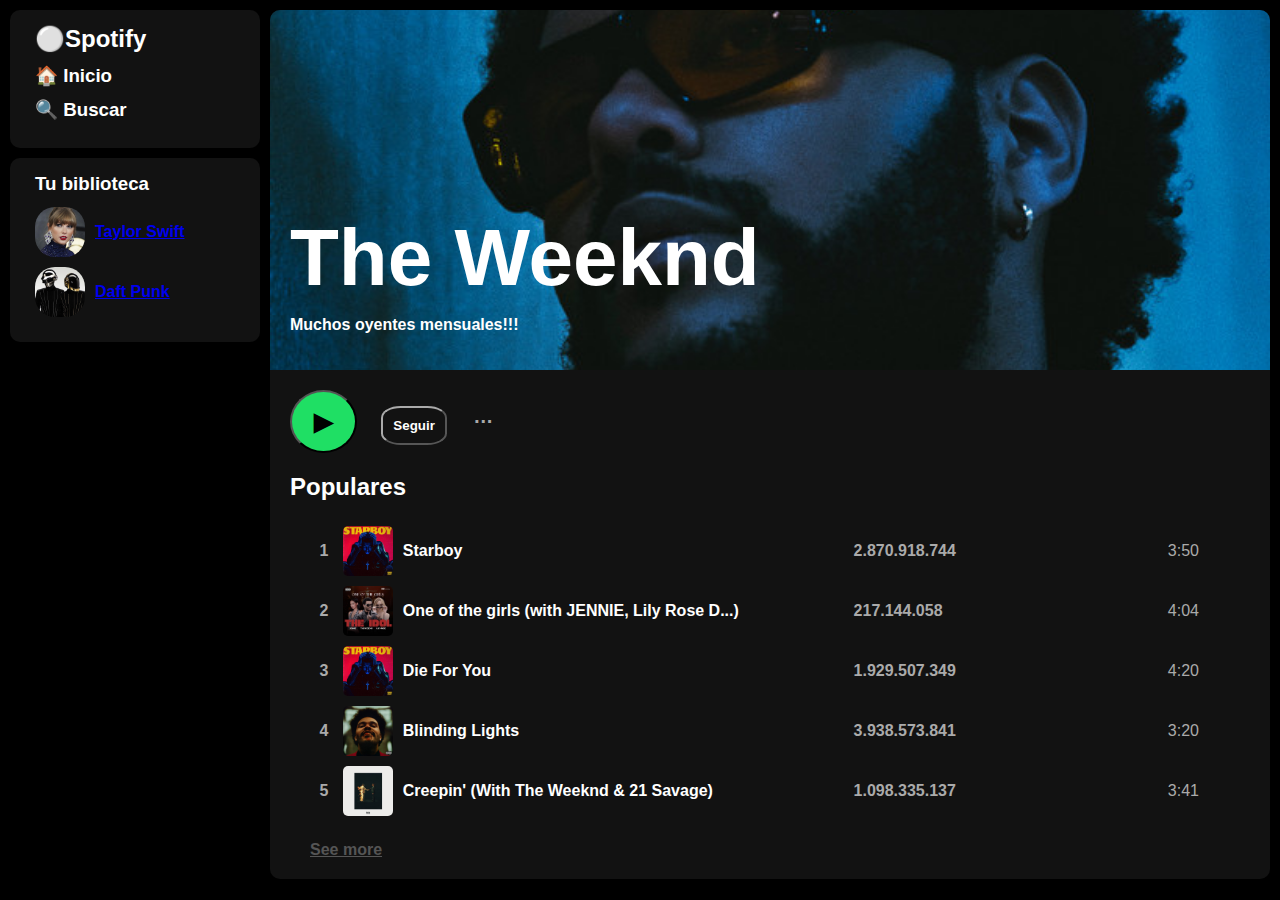
<file: index.html>
<!DOCTYPE html>
<html lang="en">

<head>
  <meta charset="UTF-8">
  <meta name="viewport" content="width=device-width, initial-scale=1.0">
  <link rel="stylesheet" href="css/styles.css">
  <title>Spotifyn't</title>
</head>

<body>
  <div class="big-div">
    <div class="side-bar">
      <div class="page-btns">
        <h2>⚪Spotify</h2>
        <h3>🏠 Inicio</h3>
        <h3>🔍 Buscar</h3>
      </div>
      <div class="other-artists">
        <h3>Tu biblioteca</h3>
        <div class="mini-artist">
          <a href="/indexAlts/index_Grid.html">
            <img class="Artist-Thumbnail" src="src/img/CoolTaylor.jpeg">
            <p>Taylor Swift</p>
          </a>
        </div>
        <div class="mini-artist">
          <a href="/indexAlts/index_Table.html">
            <img class="Artist-Thumbnail" src="src/img/CoolDaft.jpg">
            <p>Daft Punk</p>
          </a>
        </div>
      </div>
    </div>
    <div class="main-page">
      <div class="header-cont">
        <img class="header-img" src="src/img/CoolWeeknd.jpg" alt="The Weeknd is so cool man">
        <div class="header-text">
          <h1>The Weeknd</h1>
          <p>Muchos oyentes mensuales!!!</p>
        </div>
      </div>
      <div class="artist-opts">
        <button class="play-btn">‎ ▶ ‎</button>
        <button class="fllw-btn">Seguir</button>
        <button class="extra-opt-btn">…</button>
      </div>
      <div class="top-sect">
        <h2>Populares</h2>
        <div class="top-songs">
          <div class="song-row">
            <p class="song-row-num">‎ 1 ‎</p>
            <img class="song-row-img" src="src/img/AlbumArt1.jpg">
            <p class="song-row-details">Starboy</p>
            <p class="song-row-hears">2.870.918.744</p>
            <p class="song-row-durat">3:50</p>
            <p class="song-row-opt">…</p>
          </div>
          <div class="song-row">
            <p class="song-row-num">‎ 2 ‎</p>
            <img class="song-row-img" src="src/img/AlbumArt2.jpg">
            <p class="song-row-details">One of the girls (with JENNIE, Lily Rose D...)</p>
            <p class="song-row-hears">217.144.058</p>
            <p class="song-row-durat">4:04</p>
            <p class="song-row-opt">…</p>
          </div>
          <div class="song-row">
            <p class="song-row-num">‎ 3 ‎</p>
            <img class="song-row-img" src="src/img/AlbumArt1.jpg">
            <p class="song-row-details">Die For You</p>
            <p class="song-row-hears">1.929.507.349</p>
            <p class="song-row-durat">4:20</p>
            <p class="song-row-opt">…</p>
          </div>
          <div class="song-row">
            <p class="song-row-num">‎ 4 ‎</p>
            <img class="song-row-img" src="src/img/AlbumArt3.jpeg">
            <p class="song-row-details">Blinding Lights</p>
            <p class="song-row-hears">3.938.573.841</p>
            <p class="song-row-durat">3:20</p>
            <p class="song-row-opt">…</p>
          </div>
          <div class="song-row">
            <p class="song-row-num">‎ 5 ‎</p>
            <img class="song-row-img" src="src/img/AlbumArt4.jpg">
            <p class="song-row-details">Creepin' (With The Weeknd & 21 Savage)</p>
            <p class="song-row-hears">1.098.335.137</p>
            <p class="song-row-durat">3:41</p>
            <p class="song-row-opt">…</p>
          </div>
          <a href="/AlbumViews/albumView.html" class="see-more-p">See more</a>
        </div>
      </div>
    </div>
  </div>
</body>

</html>
</file>
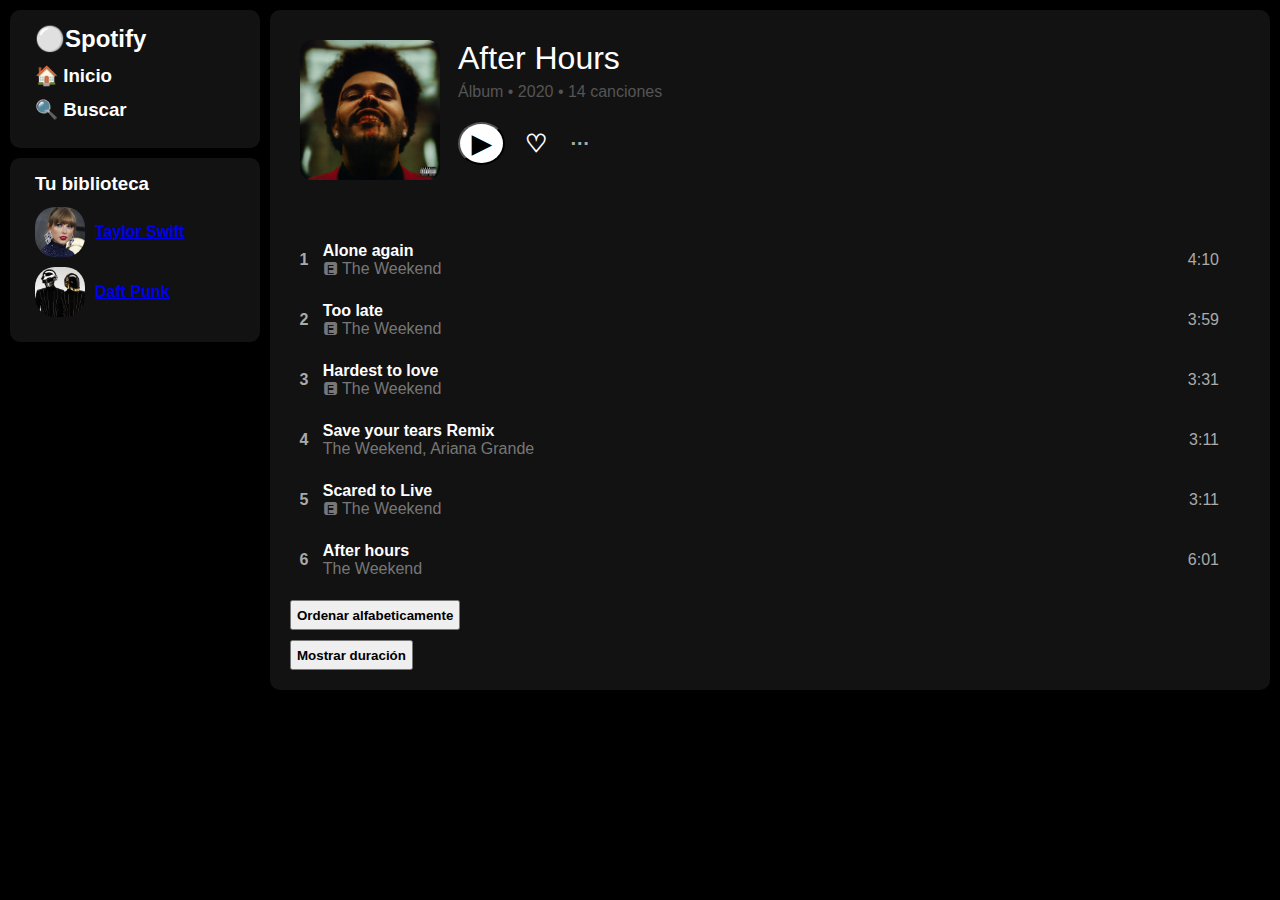
<file: albumView.html>
<!DOCTYPE html>
<html lang="en">
<head>
    <meta charset="UTF-8">
    <meta name="viewport" content="width=device-width, initial-scale=1.0">
    <link rel="stylesheet" href="css/styles.css">
    <title>Spotifyn't</title>
</head>
<body>
  <div class="big-div">
    <div class="side-bar">
      <div class="page-btns">
        <h2>⚪Spotify</h2>
        <h3>🏠 Inicio</h3>
        <h3>🔍 Buscar</h3>
      </div>
      <div class="other-artists">
        <h3>Tu biblioteca</h3>
        <div class="mini-artist">
          <a href="index_Grid.html">
            <img class="Artist-Thumbnail" src="src/img/CoolTaylor.jpeg">
            <p>Taylor Swift</p>
          </a>
        </div>
        <div class="mini-artist">
          <a href="index_Table.html">
            <img class="Artist-Thumbnail" src="src/img/CoolDaft.jpg">
            <p>Daft Punk</p>
          </a>
        </div>
      </div>
    </div>
    <div class="main-page">
      <div class="album-detailed">
        <img class="detailed-album-img" src="src/img/AlbumArt3.jpeg">
        <div class="album-values">
          <h2 class="detailed-album-title">After Hours</h2>
          <p class="detailed-album-details">Álbum • 2020 • 14 canciones</p>
          <div class="album-opts">
            <button class="play-btn-white">‎ ▶ ‎</button>
            <button class="fllw-btn-smll">♡</button>
            <button class="extra-opt-btn">…</button>
          </div>
        </div>
      </div>
      <div class="top-songs">
        <div class="song-row">
          <p class="song-row-num">‎ 1 ‎</p>
          <div class="song-row-details"> 
            <p class="song-row-name">Alone again</p>
            <p class="song-row-artists">🅴 The Weekend</p>
          </div>
          <p class="song-row-heart">♡</p>
          <p class="song-row-durat">4:10</p>
          <p class="song-row-opt">…</p>
        </div>
        <div class="song-row">
          <p class="song-row-num">‎ 2 ‎</p>
          <div class="song-row-details"> 
            <p class="song-row-name">Too late</p>
            <p class="song-row-artists">🅴 The Weekend</p>
          </div>
          <p class="song-row-heart">♡</p>
          <p class="song-row-durat">3:59</p>
          <p class="song-row-opt">…</p>
        </div>
        <div class="song-row">
          <p class="song-row-num">‎ 3 ‎</p>
          <div class="song-row-details"> 
            <p class="song-row-name">Hardest to love</p>
            <p class="song-row-artists">🅴 The Weekend</p>
          </div>
          <p class="song-row-heart">♡</p>
          <p class="song-row-durat">3:31</p>
          <p class="song-row-opt">…</p>
        </div>
        <div class="song-row">
          <p class="song-row-num">‎ 4 ‎</p>
          <div class="song-row-details"> 
            <p class="song-row-name">Save your tears Remix</p>
            <p class="song-row-artists">The Weekend, Ariana Grande</p>
          </div>
          <p class="song-row-heart">♡</p>
          <p class="song-row-durat">3:11</p>
          <p class="song-row-opt">…</p>
        </div>
        <div class="song-row">
          <p class="song-row-num">‎ 5 ‎</p>
          <div class="song-row-details"> 
            <p class="song-row-name">Scared to Live</p>
            <p class="song-row-artists">🅴 The Weekend</p>
          </div>
          <p class="song-row-heart">♡</p>
          <p class="song-row-durat">3:11</p>
          <p class="song-row-opt">…</p>
        </div>
        <div class="song-row">
        <p class="song-row-num">‎ 6 ‎</p>
        <div class="song-row-details"> 
          <p class="song-row-name">After hours</p>
          <p class="song-row-artists">The Weekend</p>
        </div>
        <p class="song-row-heart">♡</p>
        <p class="song-row-durat">6:01</p>
        <p class="song-row-opt">…</p>
      </div>
      <button class="order-button" onclick="orderAlf()"> Ordenar alfabeticamente </button>
      <button class="order-button" onclick="showdurat()"> Mostrar duración </button>
    </div>
  <script src="js/app.js"></script>
</body>
</html>
</file>
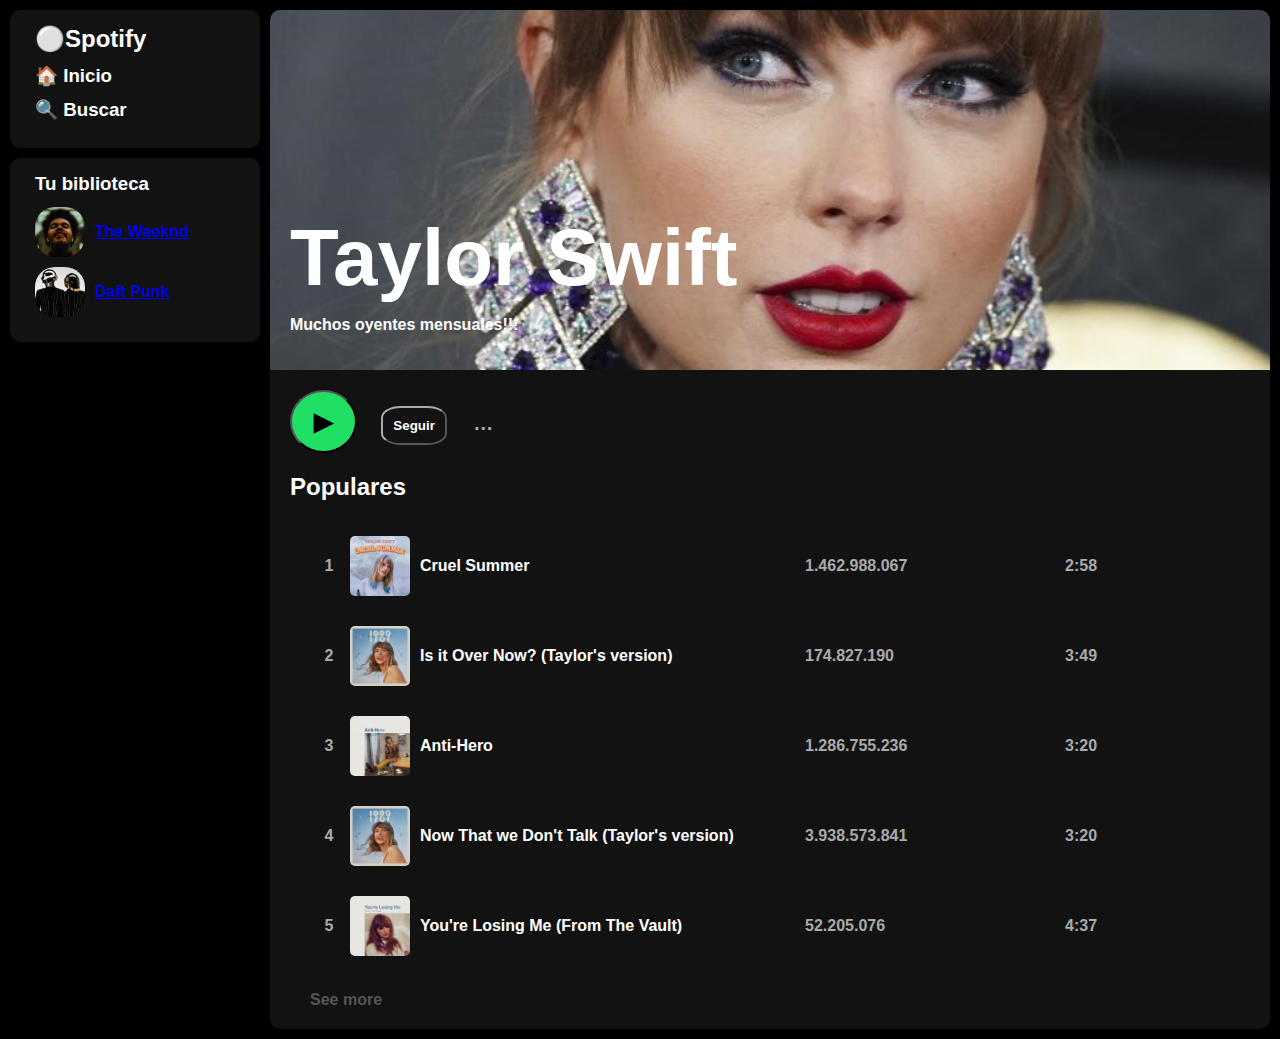
<file: index_Grid.html>
<!DOCTYPE html>
<html lang="en">

<head>
  <meta charset="UTF-8">
  <meta name="viewport" content="width=device-width, initial-scale=1.0">
  <link rel="stylesheet" href="css/stylesGrid.css">
  <title>Spotifyn't</title>
</head>

<body>
  <div class="big-div">
    <div class="side-bar">
      <div class="page-btns">
        <h2>⚪Spotify</h2>
        <h3>🏠 Inicio</h3>
        <h3>🔍 Buscar</h3>
      </div>
      <div class="other-artists">
        <h3>Tu biblioteca</h3>
        <div class="mini-artist">
          <a href="index.html">
            <img class="Artist-Thumbnail" src="src/img/AlbumArt3.jpeg">
            <p>The Weeknd</p>
          </a>
        </div>
        <div class="mini-artist">
          <a href="index_Table.html">
            <img class="Artist-Thumbnail" src="src/img/CoolDaft.jpg">
            <p>Daft Punk</p>
          </a>
        </div>
      </div>
    </div>
    <div class="main-page">
      <div class="header-cont">
        <img class="header-img" src="src/img/CoolTaylor.jpeg" alt="The Weeknd is so cool man">
        <div class="header-text">
          <h1>Taylor Swift</h1>
          <p>Muchos oyentes mensuales!!!</p>
        </div>
      </div>
      <div class="artist-opts">
        <button class="play-btn">‎ ▶ ‎</button>
        <button class="fllw-btn">Seguir</button>
        <button class="extra-opt-btn">…</button>
      </div>
      <div class="top-sect">
        <h2>Populares</h2>
        <div class="top-songs">
          <div class="song-row">
            <p class="song-row-num">‎ 1 ‎</p>
            <img class="song-row-img" src="src/img/AlbumArt5.jpg">
            <p class="song-row-name">Cruel Summer</p>
            <p class="song-row-hears">1.462.988.067</p>
            <p class="song-row-durat">2:58</p>
            <p class="song-row-opt">…</p>
          </div>
          <div class="song-row">
            <p class="song-row-num">‎ 2 ‎</p>
            <img class="song-row-img" src="src/img/AlbumArt6.jpg">
            <p class="song-row-name">Is it Over Now? (Taylor's version)</p>
            <p class="song-row-hears">174.827.190</p>
            <p class="song-row-durat">3:49</p>
            <p class="song-row-opt">…</p>
          </div>
          <div class="song-row">
            <p class="song-row-num">‎ 3 ‎</p>
            <img class="song-row-img" src="src/img/AlbumArt7.jpg">
            <p class="song-row-name">Anti-Hero</p>
            <p class="song-row-hears">1.286.755.236</p>
            <p class="song-row-durat">3:20</p>
            <p class="song-row-opt">…</p>
          </div>
          <div class="song-row">
            <p class="song-row-num">‎ 4 ‎</p>
            <img class="song-row-img" src="src/img/AlbumArt6.jpg">
            <p class="song-row-name">Now That we Don't Talk (Taylor's version)</p>
            <p class="song-row-hears">3.938.573.841</p>
            <p class="song-row-durat">3:20</p>
            <p class="song-row-opt">…</p>
          </div>
          <div class="song-row">
            <p class="song-row-num">‎ 5 ‎</p>
            <img class="song-row-img" src="src/img/AlbumArt8.jpg">
            <p class="song-row-name">You're Losing Me (From The Vault)</p>
            <p class="song-row-hears">52.205.076</p>
            <p class="song-row-durat">4:37</p>
            <p class="song-row-opt">…</p>
          </div>
          <p class="see-more-p">See more</p>
        </div>
      </div>
    </div>
  </div>
</body>

</html>
</file>
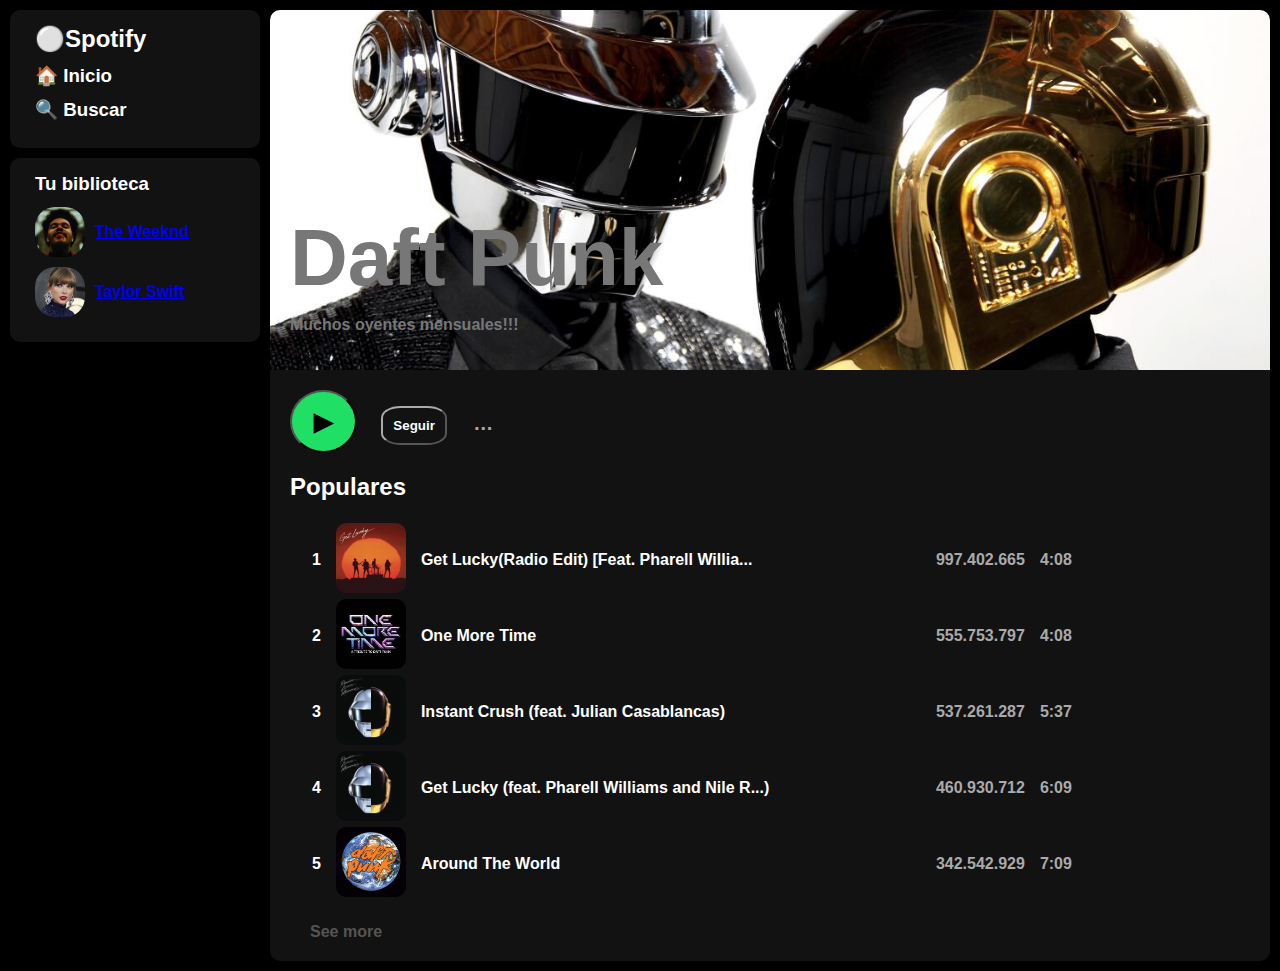
<file: index_Table.html>
<!DOCTYPE html>
<html lang="en">

<head>
  <meta charset="UTF-8">
  <meta name="viewport" content="width=device-width, initial-scale=1.0">
  <link rel="stylesheet" href="css/stylesTable.css">
  <title>Spotifyn't</title>
</head>

<body>
  <div class="big-div">
    <div class="side-bar">
      <div class="page-btns">
        <h2>⚪Spotify</h2>
        <h3>🏠 Inicio</h3>
        <h3>🔍 Buscar</h3>
      </div>
      <div class="other-artists">
        <h3>Tu biblioteca</h3>
        <div class="mini-artist">
          <a href="index.html">
            <img class="Artist-Thumbnail" src="src/img/AlbumArt3.jpeg">
            <p>The Weeknd</p>
          </a>
        </div>
        <div class="mini-artist">
          <a href="index_Table.html">
            <img class="Artist-Thumbnail" src="src/img/CoolTaylor.jpeg">
            <p>Taylor Swift</p>
          </a>
        </div>
      </div>
    </div>
    <div class="main-page">
      <div class="header-cont">
        <img class="header-img" src="src/img/CoolDaft.jpeg" alt="The Weeknd is so cool man">
        <div class="header-text">
          <h1>Daft Punk</h1>
          <p>Muchos oyentes mensuales!!!</p>
        </div>
      </div>
      <div class="artist-opts">
        <button class="play-btn">‎ ▶ ‎</button>
        <button class="fllw-btn">Seguir</button>
        <button class="extra-opt-btn">…</button>
      </div>
      <div class="top-sect">
        <h2>Populares</h2>
        <div class="top-songs">
          <div class="tg-wrap">
            <table>
              <tbody>
                <tr class="song-row">
                  <td>1</td>
                  <td><img class="song-row-img" src="src/img/AlbumArt9.jpg"></td>
                  <td class="song-row-name">Get Lucky(Radio Edit) [Feat. Pharell Willia...</td>
                  <td class="song-row-hears">997.402.665 </td>
                  <td class="song-row-durat">4:08 </td>
                  <td class="song-row-opt">… </td>
                </tr>
                <tr class="song-row">
                  <td>2</td>
                  <td><img class="song-row-img" src="src/img/AlbumArt10.jpeg"></td>
                  <td class="song-row-name">One More Time </td>
                  <td class="song-row-hears">555.753.797 </td>
                  <td class="song-row-durat">4:08</td>
                  <td class="song-row-opt">… </td>
                </tr>
                <tr class="song-row">
                  <td>3</td>
                  <td><img class="song-row-img" src="src/img/AlbumArt11.jpeg"></td>
                  <td class="song-row-name">Instant Crush (feat. Julian Casablancas) </td>
                  <td class="song-row-hears">537.261.287 </td>
                  <td class="song-row-durat">5:37 </td>
                  <td class="song-row-opt">… </td>
                </tr>
                <tr class="song-row">
                  <td>4</td>
                  <td><img class="song-row-img" src="src/img/AlbumArt11.jpeg"></td>
                  <td class="song-row-name">Get Lucky (feat. Pharell Williams and Nile R...) </td>
                  <td class="song-row-hears">460.930.712 </td>
                  <td class="song-row-durat">6:09 </td>
                  <td class="song-row-opt">… </td>
                </tr>
                <tr class="song-row">
                  <td>5</td>
                  <td><img class="song-row-img" src="src/img/AlbumArt12.jpeg"></td>
                  <td class="song-row-name">Around The World </td>
                  <td class="song-row-hears">342.542.929 </td>
                  <td class="song-row-durat">7:09 </td>
                  <td class="song-row-opt">… </td>
                </tr>
              </tbody>
            </table>
          </div>
          <p class="see-more-p">See more</p>
        </div>
      </div>
    </div>
  </div>
</body>

</html>
</file>
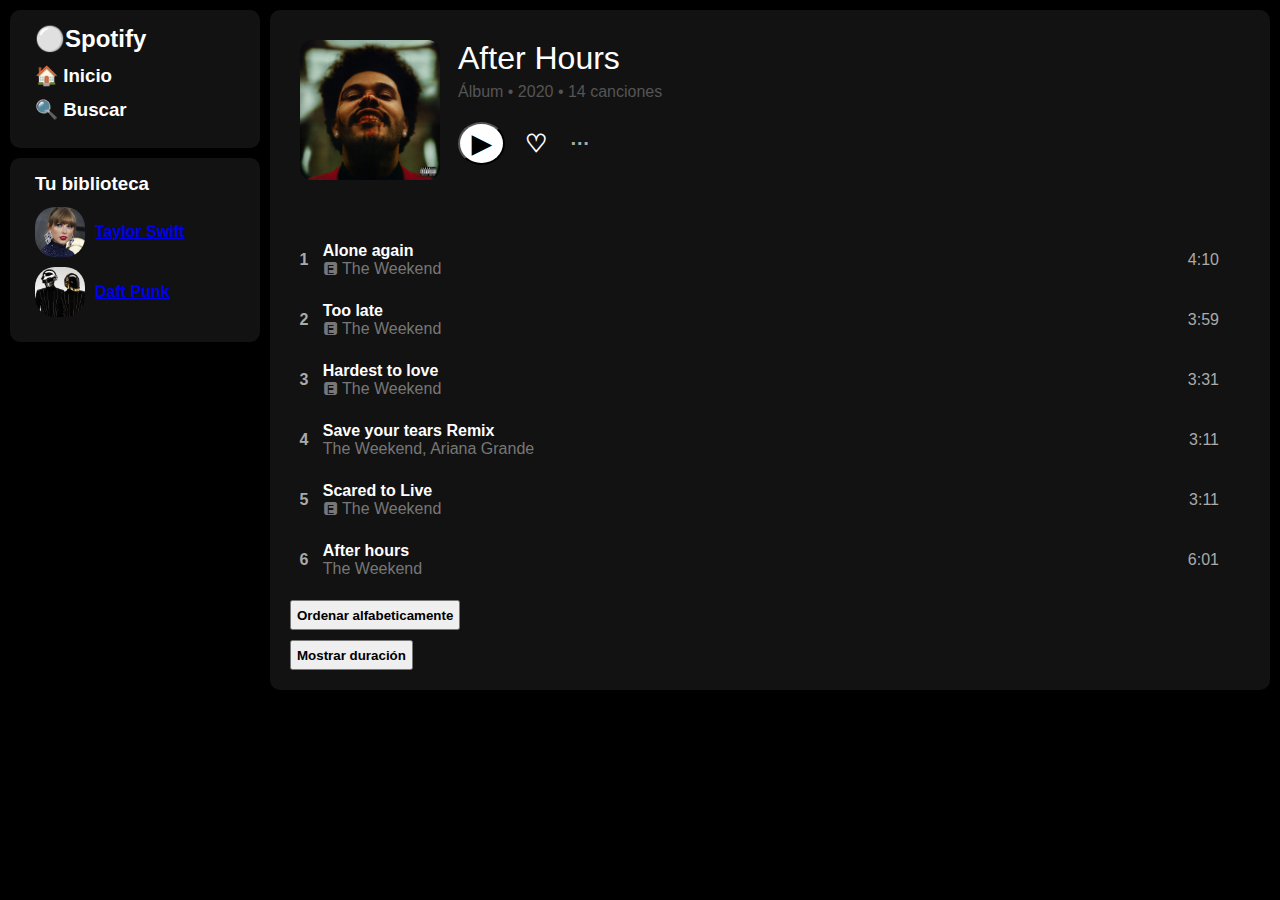
<file: AlbumViews/albumView.html>
<!DOCTYPE html>
<html lang="en">

<head>
  <meta charset="UTF-8">
  <meta name="viewport" content="width=device-width, initial-scale=1.0">
  <link rel="stylesheet" href="../css/styles.css">
  <title>Spotifyn't</title>
</head>

<body>
  <div class="big-div">
    <div class="side-bar">
      <div class="page-btns">
        <h2>⚪Spotify</h2>
        <h3>🏠 Inicio</h3>
        <h3>🔍 Buscar</h3>
      </div>
      <div class="other-artists">
        <h3>Tu biblioteca</h3>
        <div class="mini-artist">
          <a href="../indexAlts/index_Grid.html">
            <img class="Artist-Thumbnail" src="../src/img/CoolTaylor.jpeg">
            <p>Taylor Swift</p>
          </a>
        </div>
        <div class="mini-artist">
          <a href="../indexAlts/index_Table.html">
            <img class="Artist-Thumbnail" src="../src/img/CoolDaft.jpg">
            <p>Daft Punk</p>
          </a>
        </div>
      </div>
    </div>
    <div class="main-page">
      <div class="album-detailed">
        <img class="detailed-album-img" src="../src/img/AlbumArt3.jpeg">
        <div class="album-values">
          <h2 class="detailed-album-title">After Hours</h2>
          <p class="detailed-album-details">Álbum • 2020 • 14 canciones</p>
          <div class="album-opts">
            <button class="play-btn-white">‎ ▶ ‎</button>
            <button class="fllw-btn-smll">♡</button>
            <button class="extra-opt-btn">…</button>
          </div>
        </div>
      </div>
      <div class="top-songs">
        <div class="song-row">
          <p class="song-row-num">‎ 1 ‎</p>
          <div class="song-row-details">
            <p class="song-row-name">Alone again</p>
            <p class="song-row-artists">🅴 The Weekend</p>
          </div>
          <p class="song-row-heart">♡</p>
          <p class="song-row-durat">4:10</p>
          <p class="song-row-opt">…</p>
        </div>
        <div class="song-row">
          <p class="song-row-num">‎ 2 ‎</p>
          <div class="song-row-details">
            <p class="song-row-name">Too late</p>
            <p class="song-row-artists">🅴 The Weekend</p>
          </div>
          <p class="song-row-heart">♡</p>
          <p class="song-row-durat">3:59</p>
          <p class="song-row-opt">…</p>
        </div>
        <div class="song-row">
          <p class="song-row-num">‎ 3 ‎</p>
          <div class="song-row-details">
            <p class="song-row-name">Hardest to love</p>
            <p class="song-row-artists">🅴 The Weekend</p>
          </div>
          <p class="song-row-heart">♡</p>
          <p class="song-row-durat">3:31</p>
          <p class="song-row-opt">…</p>
        </div>
        <div class="song-row">
          <p class="song-row-num">‎ 4 ‎</p>
          <div class="song-row-details">
            <p class="song-row-name">Save your tears Remix</p>
            <p class="song-row-artists">The Weekend, Ariana Grande</p>
          </div>
          <p class="song-row-heart">♡</p>
          <p class="song-row-durat">3:11</p>
          <p class="song-row-opt">…</p>
        </div>
        <div class="song-row">
          <p class="song-row-num">‎ 5 ‎</p>
          <div class="song-row-details">
            <p class="song-row-name">Scared to Live</p>
            <p class="song-row-artists">🅴 The Weekend</p>
          </div>
          <p class="song-row-heart">♡</p>
          <p class="song-row-durat">3:11</p>
          <p class="song-row-opt">…</p>
        </div>
        <div class="song-row">
          <p class="song-row-num">‎ 6 ‎</p>
          <div class="song-row-details">
            <p class="song-row-name">After hours</p>
            <p class="song-row-artists">The Weekend</p>
          </div>
          <p class="song-row-heart">♡</p>
          <p class="song-row-durat">6:01</p>
          <p class="song-row-opt">…</p>
        </div>
        <button class="order-button" onclick="orderAlf()"> Ordenar alfabeticamente </button>
        <button class="order-button" onclick="showdurat()"> Mostrar duración </button>
      </div>
      <script src="../js/app.js"></script>
</body>

</html>
</file>
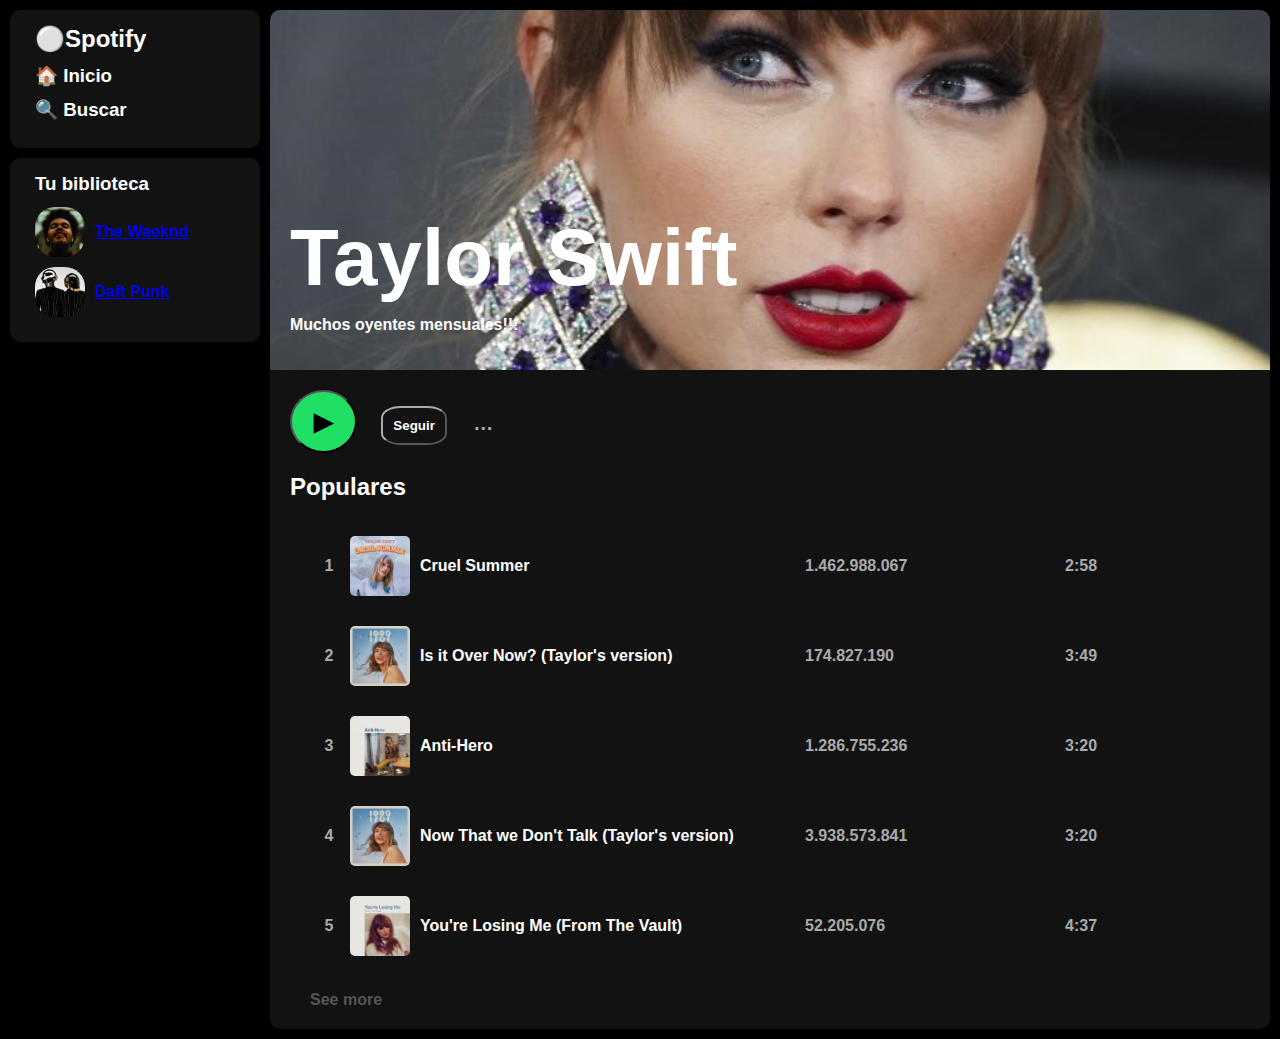
<file: indexAlts/index_Grid.html>
<!DOCTYPE html>
<html lang="en">

<head>
  <meta charset="UTF-8">
  <meta name="viewport" content="width=device-width, initial-scale=1.0">
  <link rel="stylesheet" href="../css/stylesGrid.css">
  <title>Spotifyn't</title>
</head>

<body>
  <div class="big-div">
    <div class="side-bar">
      <div class="page-btns">
        <h2>⚪Spotify</h2>
        <h3>🏠 Inicio</h3>
        <h3>🔍 Buscar</h3>
      </div>
      <div class="other-artists">
        <h3>Tu biblioteca</h3>
        <div class="mini-artist">
          <a href="../index.html">
            <img class="Artist-Thumbnail" src="../src/img/AlbumArt3.jpeg">
            <p>The Weeknd</p>
          </a>
        </div>
        <div class="mini-artist">
          <a href="index_Table.html">
            <img class="Artist-Thumbnail" src="../src/img/CoolDaft.jpg">
            <p>Daft Punk</p>
          </a>
        </div>
      </div>
    </div>
    <div class="main-page">
      <div class="header-cont">
        <img class="header-img" src="../src/img/CoolTaylor.jpeg" alt="The Weeknd is so cool man">
        <div class="header-text">
          <h1>Taylor Swift</h1>
          <p>Muchos oyentes mensuales!!!</p>
        </div>
      </div>
      <div class="artist-opts">
        <button class="play-btn">‎ ▶ ‎</button>
        <button class="fllw-btn">Seguir</button>
        <button class="extra-opt-btn">…</button>
      </div>
      <div class="top-sect">
        <h2>Populares</h2>
        <div class="top-songs">
          <div class="song-row">
            <p class="song-row-num">‎ 1 ‎</p>
            <img class="song-row-img" src="../src/img/AlbumArt5.jpg">
            <p class="song-row-name">Cruel Summer</p>
            <p class="song-row-hears">1.462.988.067</p>
            <p class="song-row-durat">2:58</p>
            <p class="song-row-opt">…</p>
          </div>
          <div class="song-row">
            <p class="song-row-num">‎ 2 ‎</p>
            <img class="song-row-img" src="../src/img/AlbumArt6.jpg">
            <p class="song-row-name">Is it Over Now? (Taylor's version)</p>
            <p class="song-row-hears">174.827.190</p>
            <p class="song-row-durat">3:49</p>
            <p class="song-row-opt">…</p>
          </div>
          <div class="song-row">
            <p class="song-row-num">‎ 3 ‎</p>
            <img class="song-row-img" src="../src/img/AlbumArt7.jpg">
            <p class="song-row-name">Anti-Hero</p>
            <p class="song-row-hears">1.286.755.236</p>
            <p class="song-row-durat">3:20</p>
            <p class="song-row-opt">…</p>
          </div>
          <div class="song-row">
            <p class="song-row-num">‎ 4 ‎</p>
            <img class="song-row-img" src="../src/img/AlbumArt6.jpg">
            <p class="song-row-name">Now That we Don't Talk (Taylor's version)</p>
            <p class="song-row-hears">3.938.573.841</p>
            <p class="song-row-durat">3:20</p>
            <p class="song-row-opt">…</p>
          </div>
          <div class="song-row">
            <p class="song-row-num">‎ 5 ‎</p>
            <img class="song-row-img" src="../src/img/AlbumArt8.jpg">
            <p class="song-row-name">You're Losing Me (From The Vault)</p>
            <p class="song-row-hears">52.205.076</p>
            <p class="song-row-durat">4:37</p>
            <p class="song-row-opt">…</p>
          </div>
          <p class="see-more-p">See more</p>
        </div>
      </div>
    </div>
  </div>
</body>

</html>
</file>
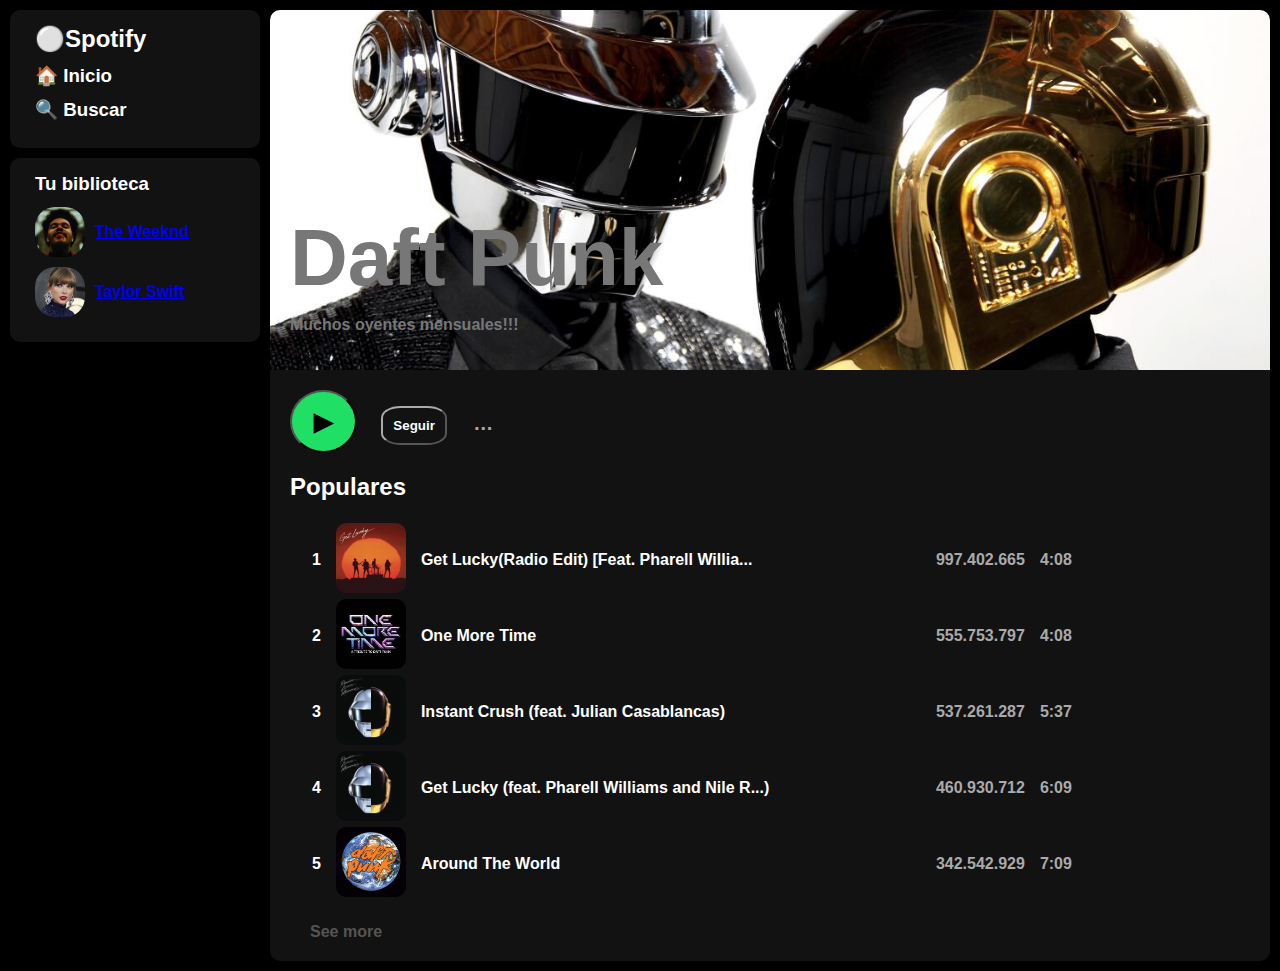
<file: indexAlts/index_Table.html>
<!DOCTYPE html>
<html lang="en">

<head>
  <meta charset="UTF-8">
  <meta name="viewport" content="width=device-width, initial-scale=1.0">
  <link rel="stylesheet" href="../css/stylesTable.css">
  <title>Spotifyn't</title>
</head>

<body>
  <div class="big-div">
    <div class="side-bar">
      <div class="page-btns">
        <h2>⚪Spotify</h2>
        <h3>🏠 Inicio</h3>
        <h3>🔍 Buscar</h3>
      </div>
      <div class="other-artists">
        <h3>Tu biblioteca</h3>
        <div class="mini-artist">
          <a href="../index.html">
            <img class="Artist-Thumbnail" src="../src/img/AlbumArt3.jpeg">
            <p>The Weeknd</p>
          </a>
        </div>
        <div class="mini-artist">
          <a href="index_Grid.html">
            <img class="Artist-Thumbnail" src="../src/img/CoolTaylor.jpeg">
            <p>Taylor Swift</p>
          </a>
        </div>
      </div>
    </div>
    <div class="main-page">
      <div class="header-cont">
        <img class="header-img" src="../src/img/CoolDaft.jpeg" alt="The Weeknd is so cool man">
        <div class="header-text">
          <h1>Daft Punk</h1>
          <p>Muchos oyentes mensuales!!!</p>
        </div>
      </div>
      <div class="artist-opts">
        <button class="play-btn">‎ ▶ ‎</button>
        <button class="fllw-btn">Seguir</button>
        <button class="extra-opt-btn">…</button>
      </div>
      <div class="top-sect">
        <h2>Populares</h2>
        <div class="top-songs">
          <div class="tg-wrap">
            <table>
              <tbody>
                <tr class="song-row">
                  <td>1</td>
                  <td><img class="song-row-img" src="../src/img/AlbumArt9.jpg"></td>
                  <td class="song-row-name">Get Lucky(Radio Edit) [Feat. Pharell Willia...</td>
                  <td class="song-row-hears">997.402.665 </td>
                  <td class="song-row-durat">4:08 </td>
                  <td class="song-row-opt">… </td>
                </tr>
                <tr class="song-row">
                  <td>2</td>
                  <td><img class="song-row-img" src="../src/img/AlbumArt10.jpeg"></td>
                  <td class="song-row-name">One More Time </td>
                  <td class="song-row-hears">555.753.797 </td>
                  <td class="song-row-durat">4:08</td>
                  <td class="song-row-opt">… </td>
                </tr>
                <tr class="song-row">
                  <td>3</td>
                  <td><img class="song-row-img" src="../src/img/AlbumArt11.jpeg"></td>
                  <td class="song-row-name">Instant Crush (feat. Julian Casablancas) </td>
                  <td class="song-row-hears">537.261.287 </td>
                  <td class="song-row-durat">5:37 </td>
                  <td class="song-row-opt">… </td>
                </tr>
                <tr class="song-row">
                  <td>4</td>
                  <td><img class="song-row-img" src="../src/img/AlbumArt11.jpeg"></td>
                  <td class="song-row-name">Get Lucky (feat. Pharell Williams and Nile R...) </td>
                  <td class="song-row-hears">460.930.712 </td>
                  <td class="song-row-durat">6:09 </td>
                  <td class="song-row-opt">… </td>
                </tr>
                <tr class="song-row">
                  <td>5</td>
                  <td><img class="song-row-img" src="../src/img/AlbumArt12.jpeg"></td>
                  <td class="song-row-name">Around The World </td>
                  <td class="song-row-hears">342.542.929 </td>
                  <td class="song-row-durat">7:09 </td>
                  <td class="song-row-opt">… </td>
                </tr>
              </tbody>
            </table>
          </div>
          <p class="see-more-p">See more</p>
        </div>
      </div>
    </div>
  </div>
</body>

</html>
</file>
<file: css/styles.css>
* {
  margin: 0;
  padding: 0;
  font-family: Verdana, Geneva, Tahoma, sans-serif;
  font-weight: bold;
}

body{
  background-color: #000;
}

.big-div{
  display: grid;
  grid-template-columns: 1fr 4fr;
  margin: 10px;
  gap: 10px;
}

.main-page{
  overflow: hidden;
  border-radius: 10px;
  background-color: #121212;
}

.page-btns, .other-artists{
  background-color: #121212;
  color: #fff;
  padding: 15px 25px;
  border-radius: 10px;
  margin-bottom: 10px;
}

.page-btns h2:hover,h3:hover{
  cursor: pointer;
}

.mini-artist a{
  display: flex;
  align-items: center;
  gap: 10px;
  height: 50px;
  margin-bottom: 10px;
  border-radius: 10px;
}

.mini-artist:hover{
  background-color:#7777773f;
  cursor: pointer;
}

.Artist-Thumbnail{
  height: 100%;
  border-radius: 20px;
}

h1{
  font-family: Helvetica;
  font-weight:bolder;
  font-size: 5em;
  margin-bottom: 12px;
}

h2{
  margin-bottom: 12px;
}

h3{
  margin-bottom: 12px;
}

button{
  cursor: pointer;
}

.header-cont{
  position: relative;
  height: 40vh;
}

.header-img{
  position: absolute;
  height: 100%;
  width: 100%;
  object-fit: cover;
}

.header-text{
  color: white;
  position: absolute;
  left: 2%;
  bottom: 10%;
}

.artist-opts{
  margin: 20px;
}

.play-btn{
  padding: 15px;
  background-color: #1fdf64;
  font-size: 25px;
  margin-right: 20px;
  border-radius: 50%;
  font-weight: bold;
}

.fllw-btn{
  padding: 10px;
  background-color: #1fdf6500;
  margin-right: 20px;
  color: #fff;
  border-color: #aaa;
  border-radius: 30%;
}

.extra-opt-btn{
  background-color: #1fdf6500;
  font-size: 20px;
  color: #aaa;
  border-color: #aaaaaa00;
  transform: translate(0, -25%);
}

.top-sect{
  margin: 20px;
  color: #fff;
}

.top-songs{
  display: flex;
  flex-direction: column;
  flex: 100%;
  margin: 20px;
}

.song-row{
  display: flex;
  height: 50px;
  padding: 5px;
  flex-direction: row;
  align-items: center;
  gap: 10px;
}

.song-row:hover{
  background-color:#7777773f;
  border-radius: 10px;
  cursor: pointer;
  
  .song-row-opt{
    color: #fff;
  }

  .song-row-heart{
    color: #fff;
  }
  
}

.song-row-num{
  flex-grow: 0;
  color: #aaa;
}

.song-row-img{
  height: 100%;
  border-radius: 5px;
  flex-grow: 0;
}

.song-row-details{
  flex-basis: 30%;
  flex-grow: 1;
}

.song-row-name{
  color: #fff;
}

.song-row-artists{
  color: #777;
  font-weight: 100;
}

.song-row-hears{
  flex-basis: 15%;
  color: #aaa;
  flex-grow: 1;
}

.song-row-heart{
  flex-basis: 15%;
  padding-right: 10px;
  text-align: right;
  color: #121212;
  flex-grow: 1;
}

.song-row-durat{
  color: #aaa;
  flex-grow: 0;
  font-weight: 100;
}

.song-row-opt{
  transform: translate(0, -25%);
  color: #121212;
}

.see-more-p{
  margin-top: 20px;
  color: #555;
}

.see-more-p:hover{
  color: #aaa;
  cursor: pointer;
}

.album-detailed{
  display: flex;
  box-sizing: border-box;
  gap: 18px;
  padding: 30px;
  height: 200px;
}

.detailed-album-img{
  height: 100%;
  border-radius: 12px;
}

.detailed-album-title{
  font-size: 2em;
  font-weight: 300;
  margin-bottom: 6px;
  color: #fff;
}

.detailed-album-details{
  font-weight: 100;
  color: #555;
}

.album-opts{
  margin-top: 18px;
}

.play-btn-white{
  padding: 5px;
  background-color: #fff;
  color: #000;
  font-size: 25px;
  margin-right: 6px;
  border-radius: 50%;
}

.fllw-btn-smll{
  padding: 10px;
  background-color: #1fdf6500;
  font-size: 25px;
  margin-right: 6px;
  color: #fff;
  border: none
}

.order-button{
  height: 30px;
  margin-top: 10px;
  width: fit-content;
  padding: 5px;
  text-align: center;
}
</file>
<file: css/stylesGrid.css>
* {
  margin: 0;
  padding: 0;
  font-family: Verdana, Geneva, Tahoma, sans-serif;
  font-weight: bold;
}

body{
  background-color: #000;
}

.big-div{
  display: grid;
  grid-template-columns: 1fr 4fr;
  margin: 10px;
  gap: 10px;
}

.main-page{
  overflow: hidden;
  border-radius: 10px;
  background-color: #121212;
}

.page-btns, .other-artists{
  background-color: #121212;
  color: #fff;
  padding: 15px 25px;
  border-radius: 10px;
  margin-bottom: 10px;
}

.page-btns h2:hover,h3:hover{
  cursor: pointer;
}

.mini-artist a{
  display: flex;
  align-items: center;
  gap: 10px;
  height: 50px;
  margin-bottom: 10px;
  border-radius: 10px;
}

.mini-artist:hover{
  background-color:#7777773f;
  cursor: pointer;
}

.Artist-Thumbnail{
  height: 100%;
  border-radius: 20px;
}

h1{
  font-family: Helvetica;
  font-weight:bolder;
  font-size: 5em;
  margin-bottom: 12px;
}

h2{
  margin-bottom: 12px;
}

h3{
  margin-bottom: 12px;
}

button{
  cursor: pointer;
}

.header-cont{
  position: relative;
  height: 40vh;
}

.header-img{
  position: absolute;
  height: 100%;
  width: 100%;
  object-fit: cover;
}

.header-text{
  color: white;
  position: absolute;
  left: 2%;
  bottom: 10%;
}

.artist-opts{
  margin: 20px;
}

.play-btn{
  padding: 15px;
  background-color: #1fdf64;
  font-size: 25px;
  margin-right: 20px;
  border-radius: 50%;
  font-weight: bold;
}

.fllw-btn{
  padding: 10px;
  background-color: #1fdf6500;
  margin-right: 20px;
  color: #fff;
  border-color: #aaa;
  border-radius: 30%;
}

.extra-opt-btn{
  background-color: #1fdf6500;
  font-size: 20px;
  color: #aaa;
  border-color: #aaaaaa00;
}

.top-sect{
  margin: 20px;
  color: #fff;
}

.top-songs{
  display: grid;
  flex-direction: column;
  flex: 100%;
  margin: 20px;
}

.song-row{
  display: grid;
  grid-template-columns: 20px 60px 3fr 2fr 1fr 20px;
  height: 70px;
  padding: 10px;
  align-items: center;
  gap: 10px;
}

.song-row:hover{
  background-color:#7777773f;
  border-radius: 10px;
  cursor: pointer;

  .song-row-opt{
    color: #fff;
  }

}

.song-row-num{
  color: #aaa;
}

.song-row-img{
  width: 100%;
  border-radius: 5px;
}

.song-row-name{
  
}

.song-row-hears{
  color: #aaa;
}

.song-row-durat{
  color: #aaa;
}

.song-row-opt{
  transform: translate(0, -25%);
  color: #121212;
}

.see-more-p{
  margin-top: 20px;
  color: #555;
}

.see-more-p:hover{
  color: #aaa;
  cursor: pointer;
}
</file>
<file: css/stylesTable.css>
* {
  margin: 0;
  padding: 0;
  font-family: Verdana, Geneva, Tahoma, sans-serif;
  font-weight: bold;
}

body{
  background-color: #000;
}

.big-div{
  display: grid;
  grid-template-columns: 1fr 4fr;
  margin: 10px;
  gap: 10px;
}

.main-page{
  overflow: hidden;
  border-radius: 10px;
  background-color: #121212;
}

.page-btns, .other-artists{
  background-color: #121212;
  color: #fff;
  padding: 15px 25px;
  border-radius: 10px;
  margin-bottom: 10px;
}

.page-btns h2:hover,h3:hover{
  cursor: pointer;
}

.mini-artist a{
  display: flex;
  align-items: center;
  gap: 10px;
  height: 50px;
  margin-bottom: 10px;
  border-radius: 10px;
}

.mini-artist:hover{
  background-color:#7777773f;
  cursor: pointer;
}

.Artist-Thumbnail{
  height: 100%;
  border-radius: 20px;
}

h1{
  font-family: Helvetica;
  font-weight:bolder;
  font-size: 5em;
  margin-bottom: 12px;
}

h2{
  margin-bottom: 12px;
}

h3{
  margin-bottom: 12px;
}

button{
  cursor: pointer;
}

.header-cont{
  position: relative;
  height: 40vh;
}

.header-img{
  position: absolute;
  height: 100%;
  width: 100%;
  object-fit: cover;
}

.header-text{
  color: #777;
  position: absolute;
  left: 2%;
  bottom: 10%;
}

.artist-opts{
  margin: 20px;
}

.play-btn{
  padding: 15px;
  background-color: #1fdf64;
  font-size: 25px;
  margin-right: 20px;
  border-radius: 50%;
  font-weight: bold;
}

.fllw-btn{
  padding: 10px;
  background-color: #1fdf6500;
  margin-right: 20px;
  color: #fff;
  border-color: #aaa;
  border-radius: 30%;
}

.extra-opt-btn{
  background-color: #1fdf6500;
  font-size: 20px;
  color: #aaa;
  border-color: #aaaaaa00;
}

.top-sect{
  margin: 20px;
  color: #fff;
}

.top-songs{
  display: grid;
  flex-direction: column;
  flex: 100%;
  margin: 20px;
}

.song-row{
  height: 70px;
  padding: 10px;
  align-items: center;
  width: 100%;
  border-radius: 20px;
}

.song-row:hover{
  background-color:#7777773f;
  border-radius: 10px;
  cursor: pointer;

  .song-row-opt{
    color: #fff;
  }

}

td{
  display: inline-block;
  margin-right: 15px;
}

.song-row-img{
  height: 70px;
  border-radius: 10px;
}

.song-row-name{
  width: 500px;
}

.song-row-hears{
  color: #aaa;
}

.song-row-durat{
  color: #aaa;
}

.song-row-opt{
  transform: translate(0, -25%);
  color: #121212;
}

.see-more-p{
  margin-top: 20px;
  color: #555;
}

.see-more-p{
  margin-top: 20px;
  color: #555;
}

.see-more-p:hover{
  color: #aaa;
  cursor: pointer;
}
</file>
